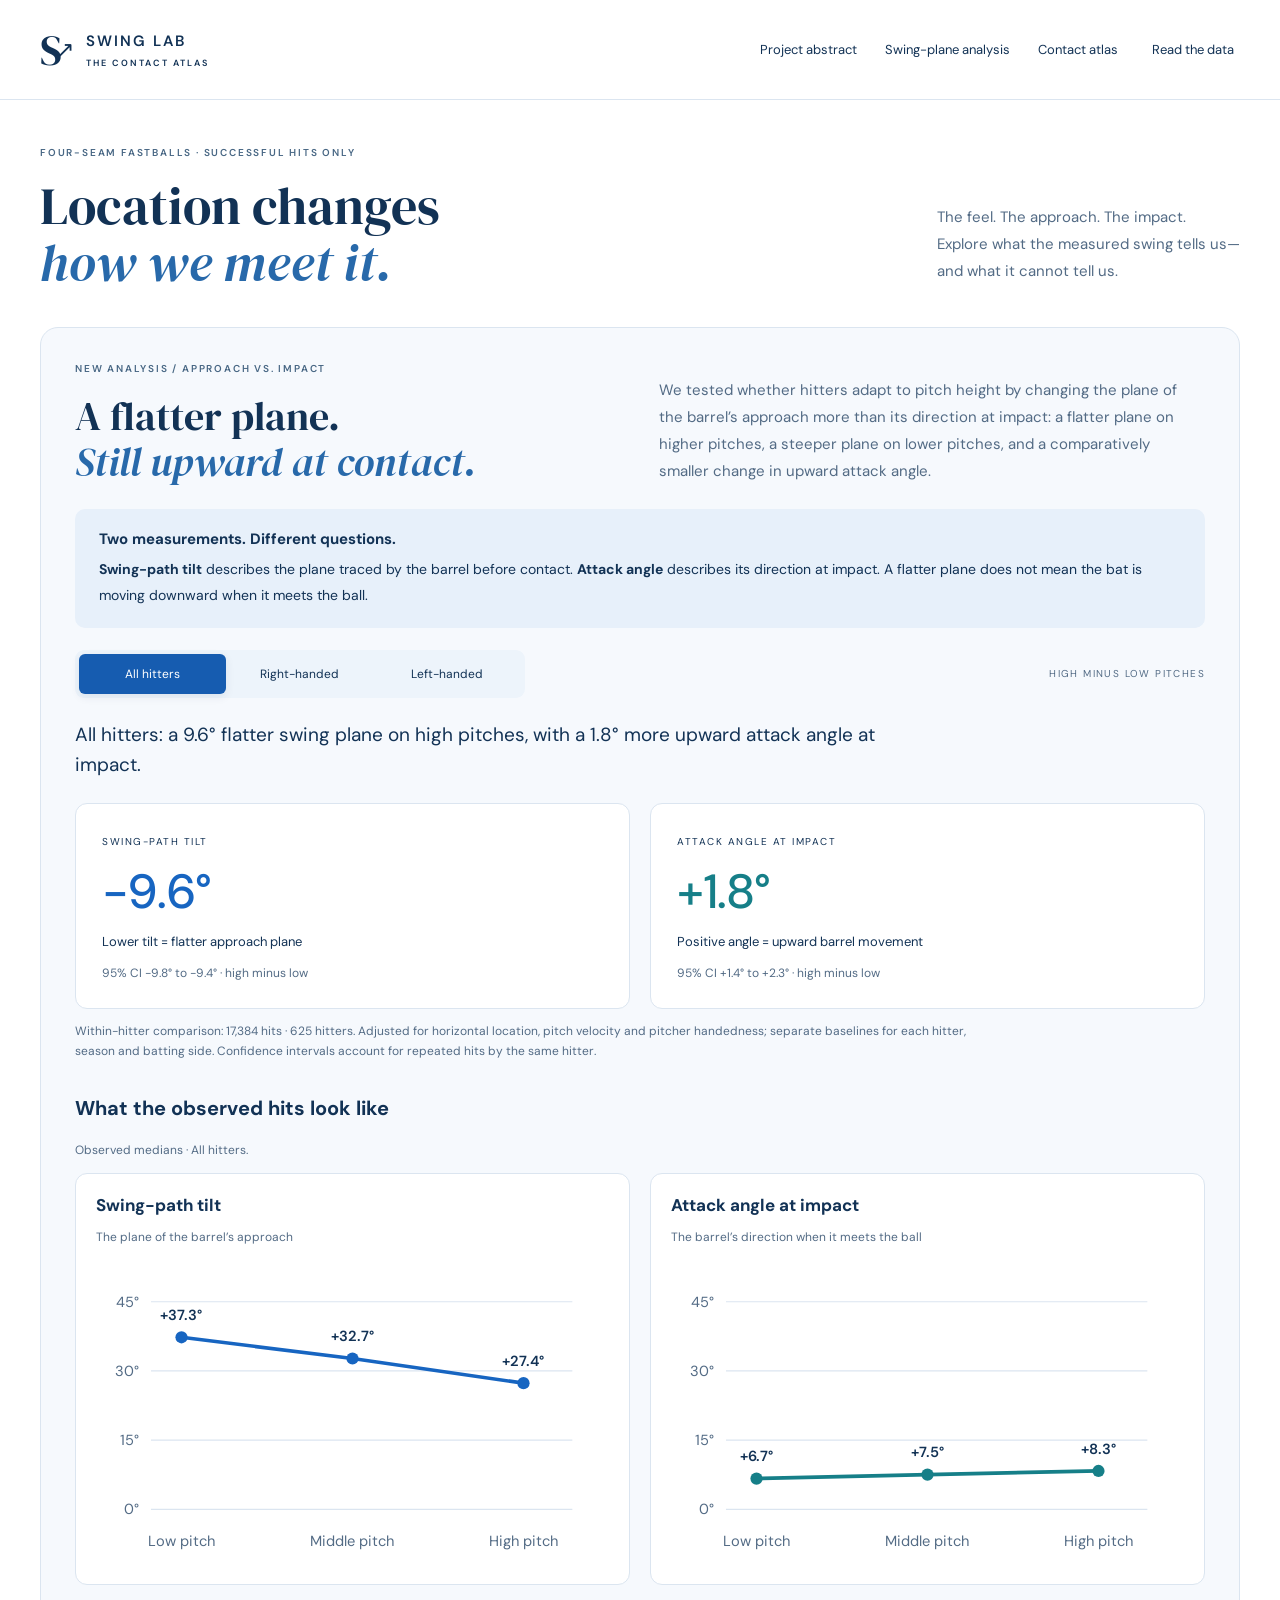
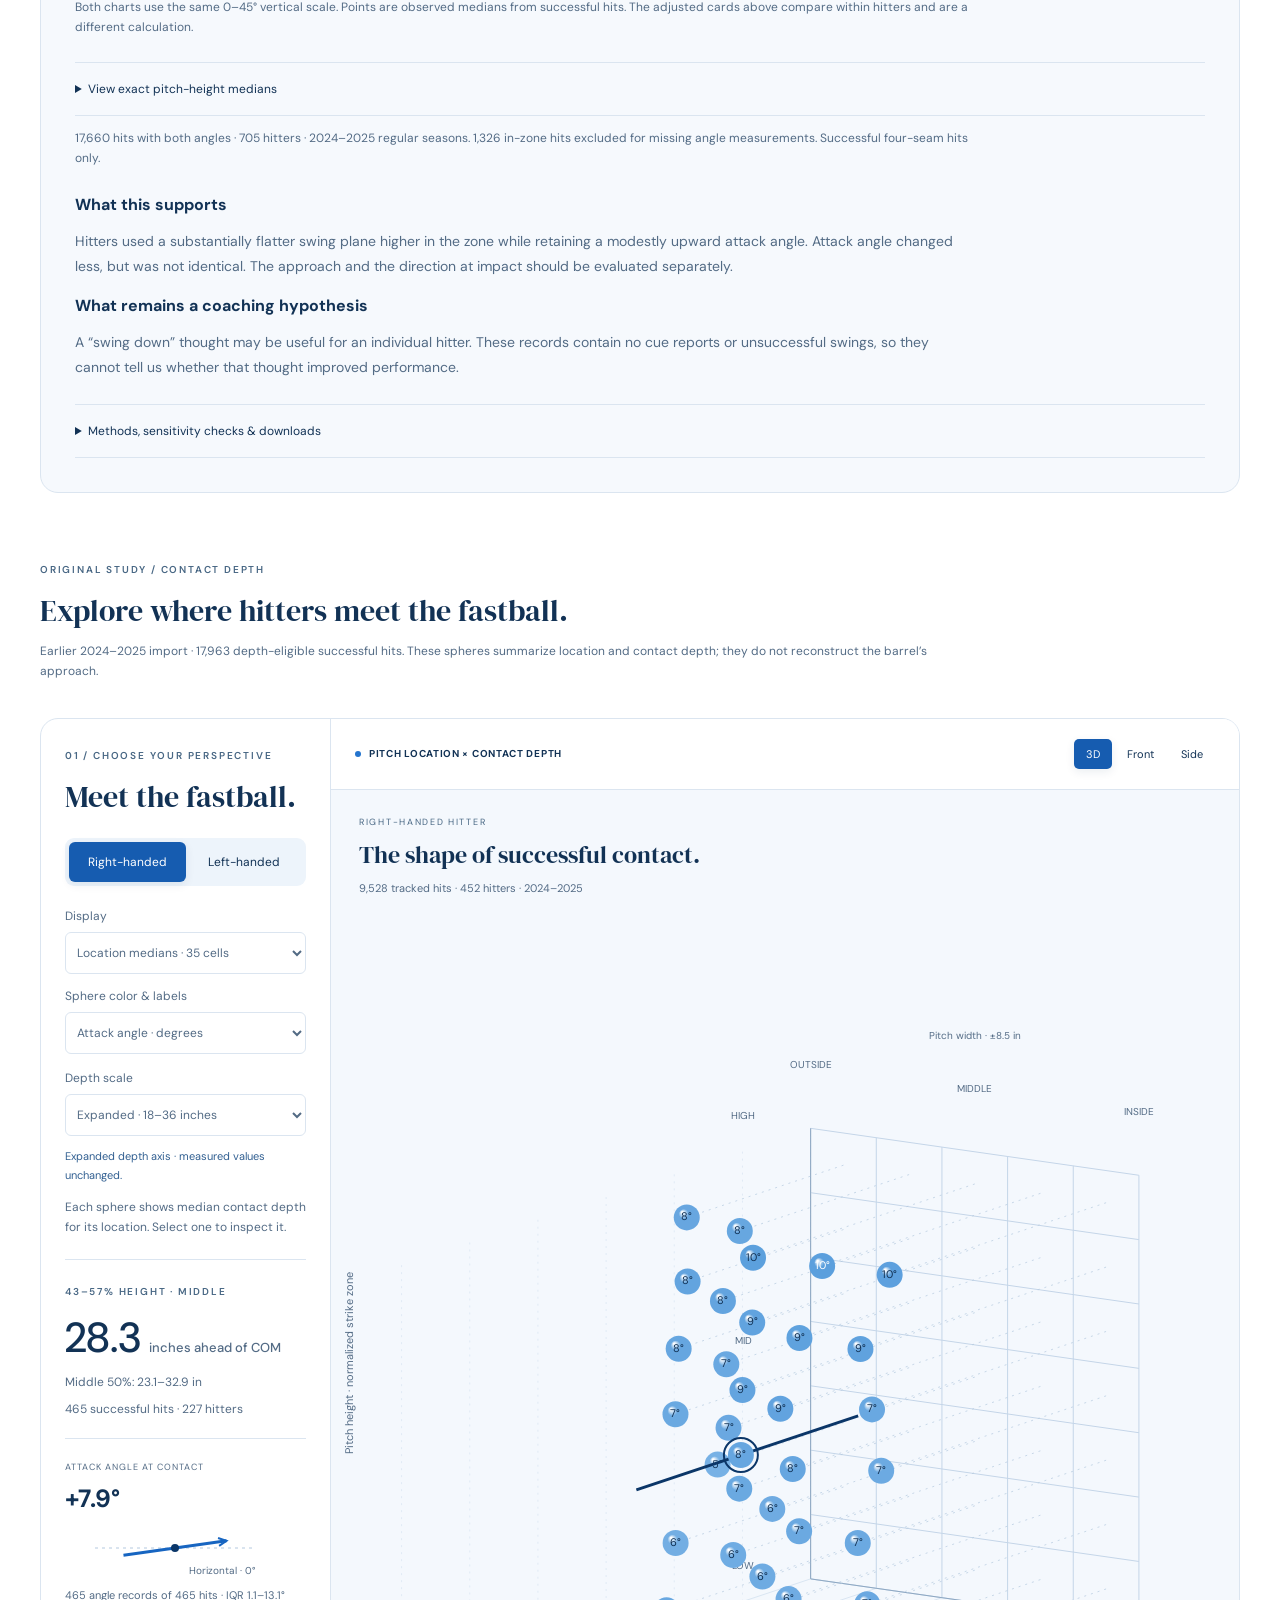
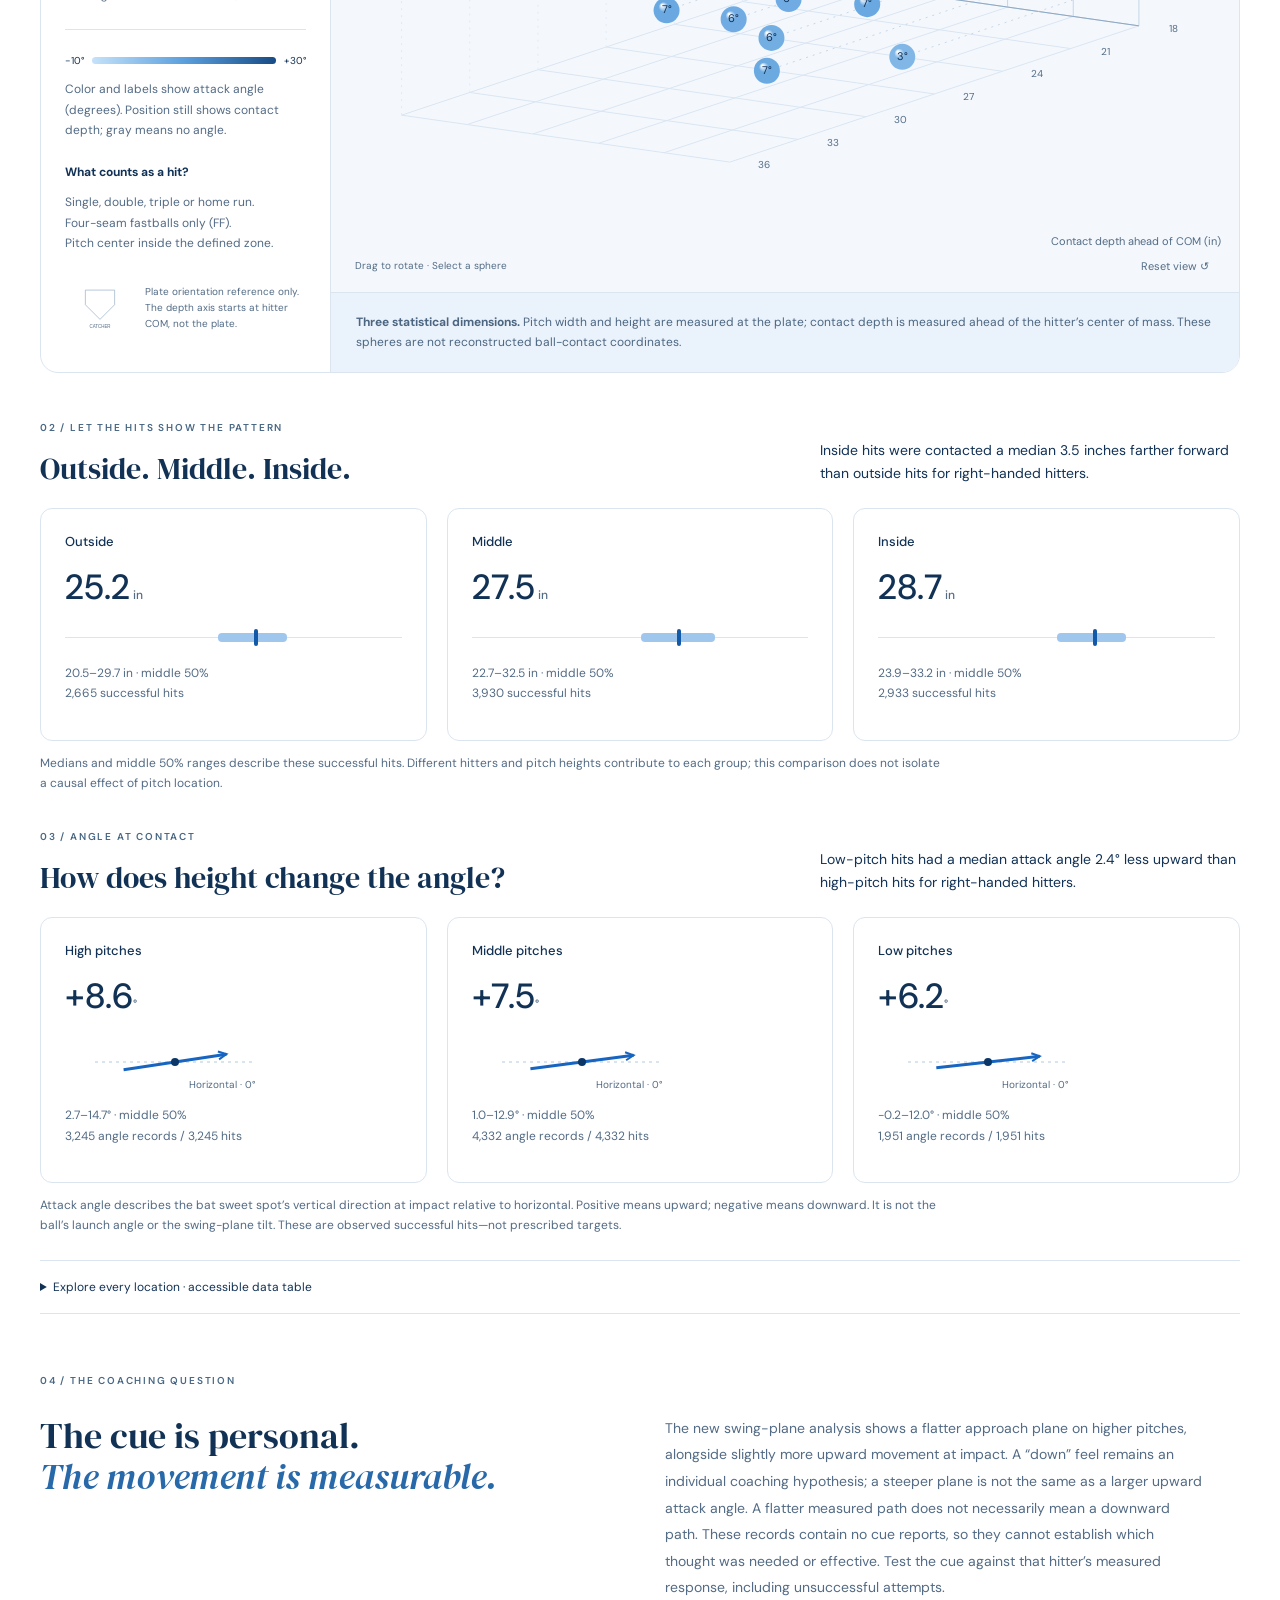
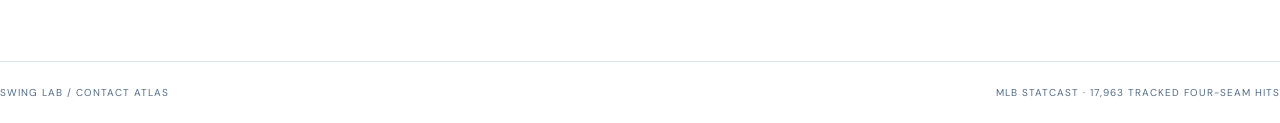
<file: contact-atlas/index.html>
<!doctype html><html lang="en"><head><meta charset="utf-8"><meta name="viewport" content="width=device-width, initial-scale=1"><title>Swing Lab — Fastball Contact Atlas</title><meta name="description" content="Explore swing-plane tilt, attack angle and contact depth by pitch location, with within-hitter analysis."><link rel="stylesheet" href="contact-map.css"></head><body><header><a class="brand" href="./">S<span>↗</span> <b>SWING LAB<small>THE CONTACT ATLAS</small></b></a><nav><a href="abstract.html">Project abstract</a><a href="#swing-plane">Swing-plane analysis</a><a href="#contact-atlas">Contact atlas</a><button id="methodOpen">Read the data</button></nav></header><main><section class="intro"><div><p class="eyebrow">FOUR-SEAM FASTBALLS · SUCCESSFUL HITS ONLY</p><h1>Location changes<br><em>how we meet it.</em></h1></div><p class="lede">The feel. The approach. The impact.<br>Explore what the measured swing tells us—<br>and what it cannot tell us.</p></section><section class="plane-study" id="swing-plane" aria-labelledby="plane-title">
<div class="study-top"><div><p class="eyebrow">NEW ANALYSIS / APPROACH VS. IMPACT</p><h2 id="plane-title">A flatter plane.<br><em>Still upward at contact.</em></h2></div><p>We tested whether hitters adapt to pitch height by changing the plane of the barrel’s approach more than its direction at impact: a flatter plane on higher pitches, a steeper plane on lower pitches, and a comparatively smaller change in upward attack angle.</p></div>
<div class="study-insight"><strong>Two measurements. Different questions.</strong><p><b>Swing-path tilt</b> describes the plane traced by the barrel before contact. <b>Attack angle</b> describes its direction at impact. A flatter plane does not mean the bat is moving downward when it meets the ball.</p></div>
<div class="study-toolbar"><div class="switch study-switch" role="group" aria-label="Analysis batting side"><button data-analysis-side="All" aria-pressed="true">All hitters</button><button data-analysis-side="R" aria-pressed="false">Right-handed</button><button data-analysis-side="L" aria-pressed="false">Left-handed</button></div><span class="study-tag">HIGH MINUS LOW PITCHES</span></div>
<p id="analysisStatus" role="status">Loading the analysis…</p><p id="analysisFinding" class="study-finding" aria-live="polite"></p>
<div class="effect-grid"><article class="effect"><span>SWING-PATH TILT</span><strong id="tiltEffect">—</strong><p>Lower tilt = flatter approach plane</p><small id="tiltCI"></small></article><article class="effect attack-effect"><span>ATTACK ANGLE AT IMPACT</span><strong id="attackEffect">—</strong><p>Positive angle = upward barrel movement</p><small id="attackCI"></small></article></div>
<p class="footnote" id="analysisModelScope"></p>
<div class="study-chart-head"><h3>What the observed hits look like</h3><p id="medianScope"></p></div>
<div class="study-charts"><article><h3>Swing-path tilt</h3><p>The plane of the barrel’s approach</p><div id="tiltChart"></div></article><article><h3>Attack angle at impact</h3><p>The barrel’s direction when it meets the ball</p><div id="attackChart"></div></article></div>
<p class="footnote">Both charts use the same 0–45° vertical scale. Points are observed medians from successful hits. The adjusted cards above compare within hitters and are a different calculation.</p>
<details class="table-panel"><summary>View exact pitch-height medians</summary><div class="table-wrap"><table><thead><tr><th>Pitch height</th><th>Hits</th><th>Swing-path tilt</th><th>Attack angle</th></tr></thead><tbody id="analysisRows"></tbody></table></div></details>
<p class="footnote" id="analysisCoverage"></p>
<div class="study-conclusion"><h3>What this supports</h3><p>Hitters used a substantially flatter swing plane higher in the zone while retaining a modestly upward attack angle. Attack angle changed less, but was not identical. The approach and the direction at impact should be evaluated separately.</p><h3>What remains a coaching hypothesis</h3><p>A “swing down” thought may be useful for an individual hitter. These records contain no cue reports or unsuccessful swings, so they cannot tell us whether that thought improved performance.</p></div>
<details class="table-panel"><summary>Methods, sensitivity checks &amp; downloads</summary><p class="footnote">Fresh 2024–2025 regular-season Statcast exports. High, middle and low are equal thirds of each recorded strike zone; horizontal bounds are ±8.5 inches. Both angles must be recorded. The primary model compares within hitter-season-batting-side groups, with hitter-clustered 95% confidence intervals. Adding contact depth and matching hitters within horizontal thirds both retained the flatter-plane pattern. This is an observational, hit-only analysis; it does not establish optimal technique, causation or cue effectiveness.</p><p class="footnote">This study contains 17,660 complete-angle hits. The original depth atlas below contains 17,963 depth-eligible hits from its earlier import. These cohorts use different eligibility rules and are not interchangeable.</p><div class="study-downloads"><a href="downloads/within_hitter_results.csv" download>Adjusted results CSV ↗</a><a href="downloads/height_summaries.csv" download>Observed medians CSV ↗</a><a href="downloads/analysis-notes.md">Full analysis notes ↗</a><a href="data/swing-plane.json">Dashboard data JSON ↗</a><a href="https://github.com/Pburgess09/SwingLab/tree/main/analysis">Reproduce on GitHub ↗</a><a href="https://baseballsavant.mlb.com/csv-docs">Statcast definitions ↗</a></div></details>
</section><div class="atlas-divider" id="contact-atlas"><p class="eyebrow">ORIGINAL STUDY / CONTACT DEPTH</p><h2>Explore where hitters meet the fastball.</h2><p class="footnote">Earlier 2024–2025 import · 17,963 depth-eligible successful hits. These spheres summarize location and contact depth; they do not reconstruct the barrel’s approach.</p></div><section class="atlas"><aside><p class="eyebrow">01 / CHOOSE YOUR PERSPECTIVE</p><h2>Meet the fastball.</h2><div class="switch" aria-label="Batting side"><button data-hand="R" aria-pressed="true">Right-handed</button><button data-hand="L" aria-pressed="false">Left-handed</button></div><label class="field">Display<select id="display"><option value="cells">Location medians · 35 cells</option><option value="points">Individual successful hits</option></select></label><label class="field metric-field">Sphere color & labels<select id="metric"><option value="attack">Attack angle · degrees</option><option value="depth">Contact depth · inches</option></select></label><label class="field depth-field">Depth scale<select id="depthScale"><option value="expanded">Expanded · 18–36 inches</option><option value="full">Full range · −5–65 inches</option></select></label><p class="hint" id="depthScaleNote">Expanded depth axis · measured values unchanged.</p><p class="hint" id="displayNote">Each sphere shows median contact depth for its location. Select one to inspect it.</p><div class="selection" aria-live="polite"><p class="eyebrow" id="selectedName">SELECT A LOCATION</p><div id="selectedDepth">—<small>inches</small></div><p id="selectedRange">Contact depth ahead of hitter COM</p><p id="selectedCount">Loading recorded hits…</p><div class="attack-readout"><span>ATTACK ANGLE AT CONTACT</span><strong id="selectedAttack">—</strong><div id="angleSketch"></div><p id="attackCoverage"></p></div></div><div class="legend"><span id="legendLow">−10°</span><i id="legendRamp"></i><span id="legendHigh">+30°</span></div><p class="hint" id="colorNote">Color represents attack angle. Sphere position still shows contact depth.</p><div class="scope"><strong>What counts as a hit?</strong><p>Single, double, triple or home run.<br>Four-seam fastballs only (FF).<br>Pitch center inside the defined zone.</p></div><div class="plate-key"><svg viewBox="0 0 110 72" role="img" aria-label="Plate orientation, straight edge toward pitcher"><path d="M32 8 H78 V31 L55 54 L32 31 Z"/><text x="55" y="68" text-anchor="middle">CATCHER</text></svg><p>Plate orientation reference only.<br>The depth axis starts at hitter COM, not the plate.</p></div></aside><div class="plot-panel"><div class="plot-head"><div><span class="live"></span><strong>PITCH LOCATION × CONTACT DEPTH</strong></div><div class="views"><button data-view="angle" aria-pressed="true">3D</button><button data-view="front" aria-pressed="false">Front</button><button data-view="side" aria-pressed="false">Side</button></div></div><div id="plot"><canvas id="canvas" aria-label="Rotatable graph of pitch location and contact depth" role="img">A table of location medians is available below.</canvas><div class="plot-caption"><span id="handLabel">RIGHT-HANDED HITTER</span><strong id="plotTitle">The shape of successful contact.</strong><small id="sampleCount">Loading data…</small></div><div id="error" hidden></div><div class="plot-bottom"><span>Drag to rotate · Select a sphere</span><button id="reset">Reset view ↺</button></div></div><div class="coordinate-note"><b>Three statistical dimensions.</b> Pitch width and height are measured at the plate; contact depth is measured ahead of the hitter’s center of mass. These spheres are not reconstructed ball-contact coordinates.</div></div></section><section class="comparison"><div class="section-title"><div><p class="eyebrow">02 / LET THE HITS SHOW THE PATTERN</p><h2>Outside. Middle. Inside.</h2></div><p id="finding" aria-live="polite">Comparing recorded contact depth.</p></div><div id="bands" class="bands"></div><p class="footnote">Medians and middle 50% ranges describe these successful hits. Different hitters and pitch heights contribute to each group; this comparison does not isolate a causal effect of pitch location.</p></section><section class="comparison angle-comparison"><div class="section-title"><div><p class="eyebrow">03 / ANGLE AT CONTACT</p><h2>How does height change the angle?</h2></div><p id="angleFinding" aria-live="polite"></p></div><div id="heightBands" class="bands"></div><p class="footnote">Attack angle describes the bat sweet spot’s vertical direction at impact relative to horizontal. Positive means upward; negative means downward. It is not the ball’s launch angle or the swing-plane tilt. These are observed successful hits—not prescribed targets.</p></section><details class="table-panel"><summary>Explore every location · accessible data table</summary><div class="table-wrap"><table><thead><tr><th>Height band</th><th>Horizontal band</th><th>Hits</th><th>Median depth</th><th>Middle 50%</th><th>Attack angle</th><th>Angle records</th></tr></thead><tbody id="tableRows"></tbody></table></div></details><section class="feel"><p class="eyebrow">04 / THE COACHING QUESTION</p><h2>The cue is personal.<br><em>The movement is measurable.</em></h2><p>The new swing-plane analysis shows a flatter approach plane on higher pitches, alongside slightly more upward movement at impact. A “down” feel remains an individual coaching hypothesis; a steeper plane is not the same as a larger upward attack angle. A flatter measured path does not necessarily mean a downward path. These records contain no cue reports, so they cannot establish which thought was needed or effective. Test the cue against that hitter’s measured response, including unsuccessful attempts.</p></section></main><footer><span>SWING LAB / CONTACT ATLAS</span><span id="sourceNote">MLB Statcast · imported 2024–2025 records</span></footer><dialog id="method"><button id="methodClose">Close ×</button><p class="eyebrow">MEASUREMENT NOTES</p><h2>Read the coordinates correctly.</h2><p>This graph filters the existing imported Statcast data to pitch_type FF and events single, double, triple or home_run, with description hit_into_play. It excludes pitch centers outside the 17-inch plate width or the individualized vertical strike zone, and excludes missing contact depth. It is not a batting-average chart.</p><p>Horizontal position uses plate_x converted to batter-relative inside/outside. Height is normalized as (plate_z − sz_bot)/(sz_top − sz_bot). Depth uses intercept_ball_minus_batter_pos_y_inches, the contact displacement ahead of the hitter’s center of mass. Pitch position is not ball position at contact. No guessed translation to home plate is applied.</p><p>The median view defaults to an expanded 18–36 inch depth axis so small differences are easier to see. The full-range option spans −5 to 65 inches. Both batting sides use the same scale. Individual-hit mode always uses the full range to retain every displayed observation. Only the depth-axis display scale changes; measurements, colors and summaries are unchanged.</p><p>The grid contains five horizontal and seven vertical bands. Sphere positions use cell centers and the median measured depth. The middle 50% is the interquartile range, not a confidence interval. Individual-hit mode shows a deterministic sample of up to 1,400 hits per batting side. Medians use all eligible observations. Sparse cells remain visible with their sample size.</p><p>Left/right switching uses independently observed groups, not mirrored copies of the same hitters. No expected inside-to-outside pattern is imposed. The lab animation is a separate dataset and does not drive this graph.</p><p>Attack angle comes directly from the Statcast attack_angle field, independently of launch_angle. Cell depth and angle are separate medians, not one reconstructed swing. Missing angles remain unavailable and their counts are shown. The small side-view arrows illustrate only the vertical angle relative to horizontal; they do not reconstruct full bat paths or infer horizontal attack direction. The expanded depth axis does not alter these angle sketches.</p><p><a href="https://baseballsavant.mlb.com/csv-docs#attack_angle">Statcast metric definitions</a></p><p id="coverageNote"></p><a href="data/contact-map.json">Download graph data</a> · <a href="https://github.com/Pburgess09/SwingLab">Source project</a></dialog><script src="contact-map.js" defer></script><script src="swing-plane.js" defer></script></body></html>
</file>
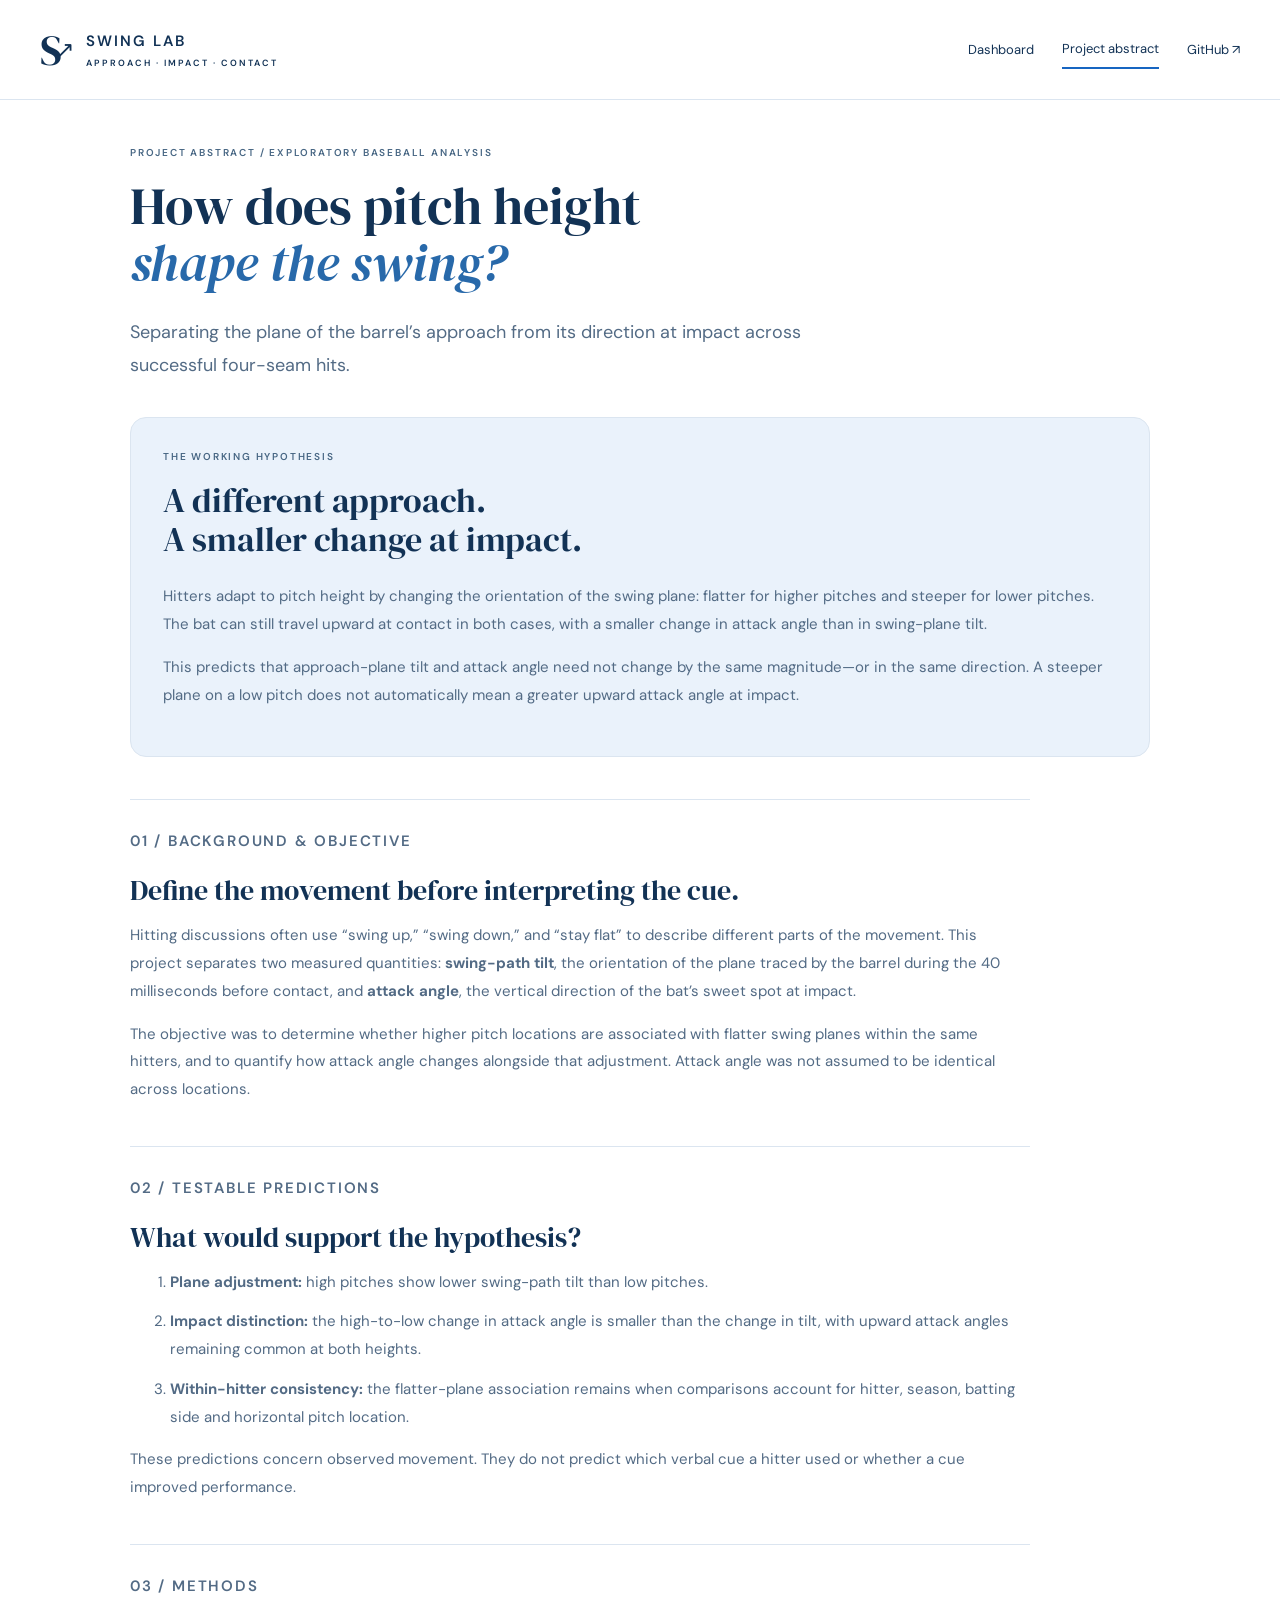
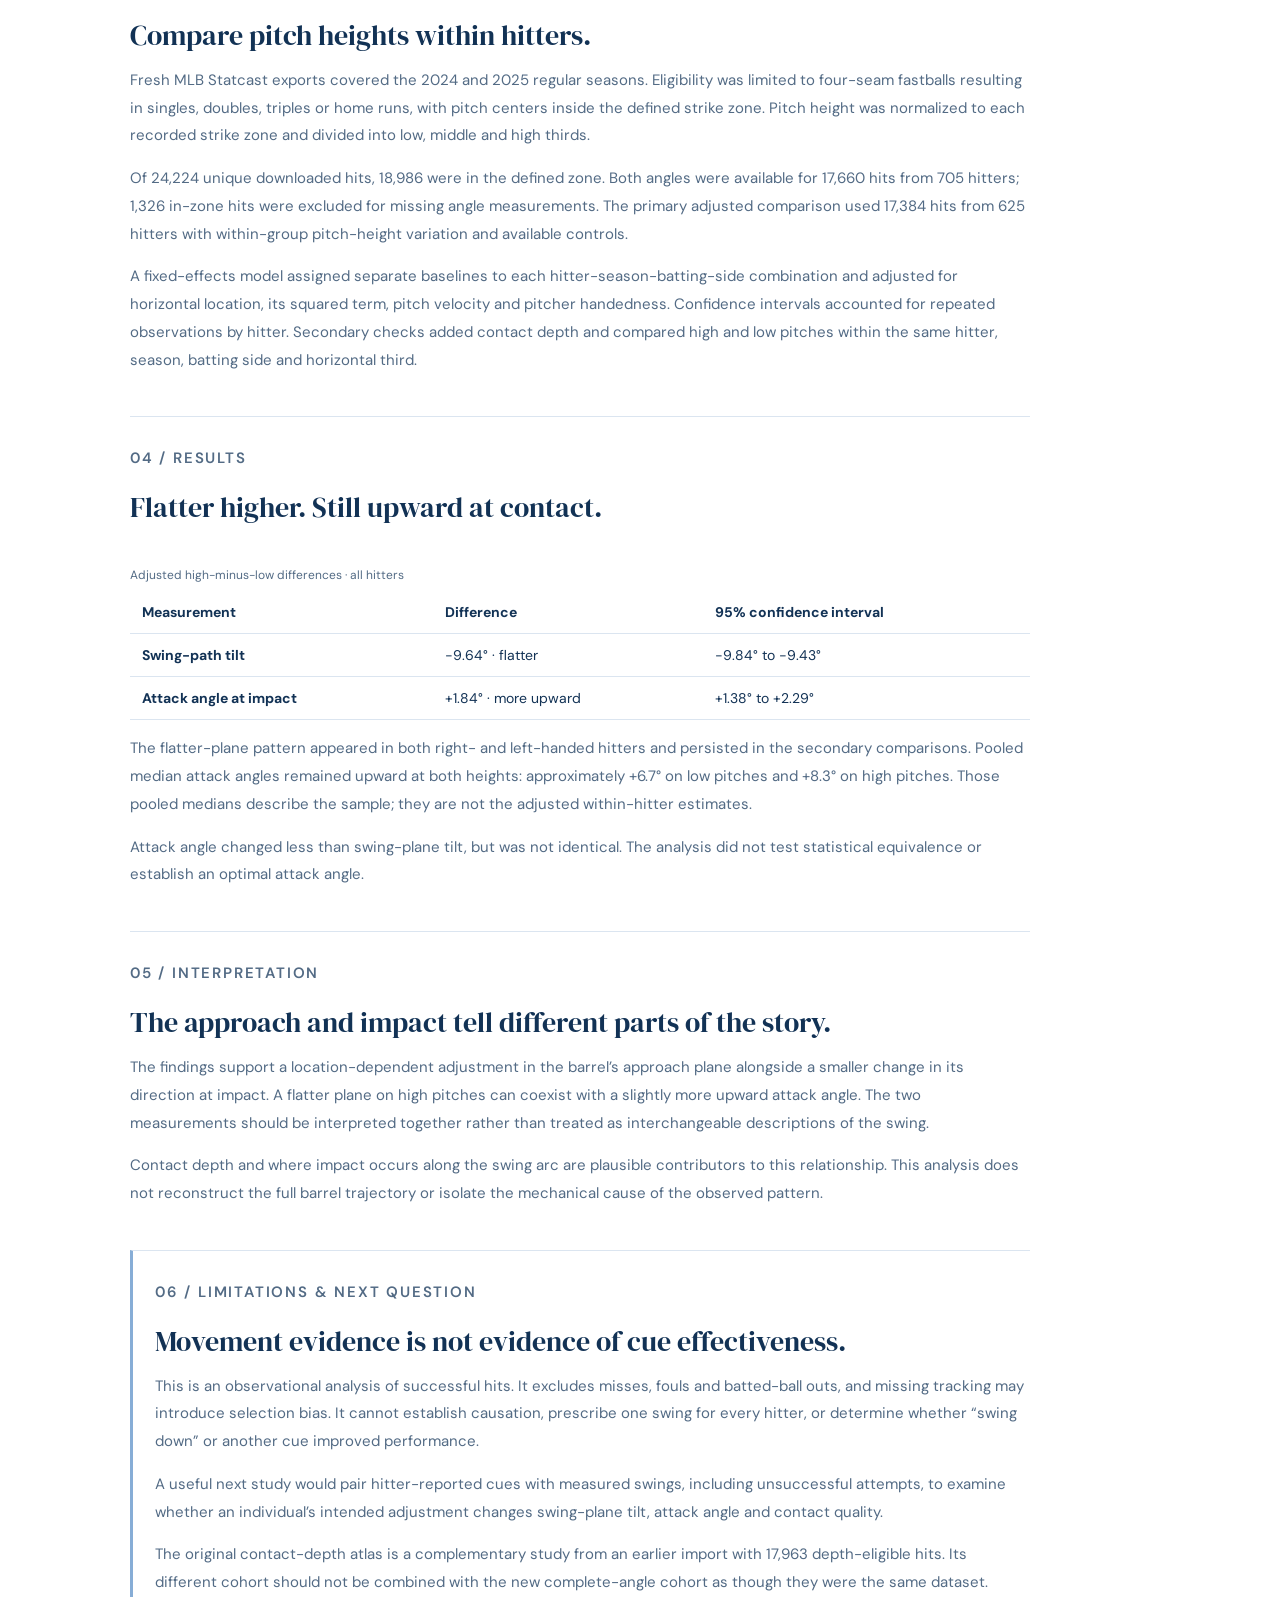
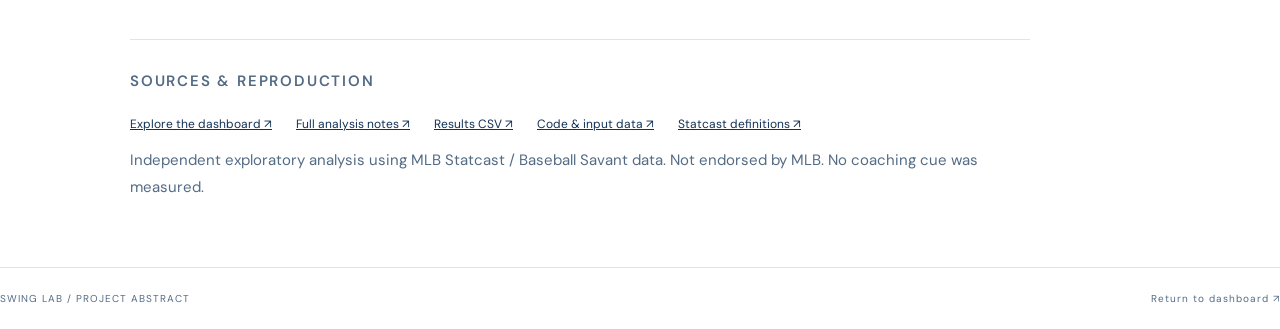
<file: contact-atlas/abstract.html>
<!doctype html>
<html lang="en"><head><meta charset="utf-8"><meta name="viewport" content="width=device-width, initial-scale=1"><title>Swing Lab — Project Abstract</title><meta name="description" content="Hypothesis, methods, findings and limits of the Swing Lab analysis of swing-plane tilt and attack angle by pitch height."><link rel="stylesheet" href="contact-map.css"></head>
<body><header><a class="brand" href="./">S<span>↗</span> <b>SWING LAB<small>APPROACH · IMPACT · CONTACT</small></b></a><nav aria-label="Project navigation"><a href="./">Dashboard</a><a class="navactive" href="abstract.html" aria-current="page">Project abstract</a><a href="https://github.com/Pburgess09/SwingLab">GitHub ↗</a></nav></header>
<main class="abstract-page"><p class="eyebrow">PROJECT ABSTRACT / EXPLORATORY BASEBALL ANALYSIS</p><h1>How does pitch height<br><em>shape the swing?</em></h1><p class="abstract-lead">Separating the plane of the barrel’s approach from its direction at impact across successful four-seam hits.</p>
<section class="abstract-question"><p class="eyebrow">THE WORKING HYPOTHESIS</p><h2>A different approach.<br>A smaller change at impact.</h2><p>Hitters adapt to pitch height by changing the orientation of the swing plane: flatter for higher pitches and steeper for lower pitches. The bat can still travel upward at contact in both cases, with a smaller change in attack angle than in swing-plane tilt.</p><p>This predicts that approach-plane tilt and attack angle need not change by the same magnitude—or in the same direction. A steeper plane on a low pitch does not automatically mean a greater upward attack angle at impact.</p></section>
<div class="abstract-body">
<section><p class="eyebrow">01 / BACKGROUND &amp; OBJECTIVE</p><h2>Define the movement before interpreting the cue.</h2><p>Hitting discussions often use “swing up,” “swing down,” and “stay flat” to describe different parts of the movement. This project separates two measured quantities: <b>swing-path tilt</b>, the orientation of the plane traced by the barrel during the 40 milliseconds before contact, and <b>attack angle</b>, the vertical direction of the bat’s sweet spot at impact.</p><p>The objective was to determine whether higher pitch locations are associated with flatter swing planes within the same hitters, and to quantify how attack angle changes alongside that adjustment. Attack angle was not assumed to be identical across locations.</p></section>
<section><p class="eyebrow">02 / TESTABLE PREDICTIONS</p><h2>What would support the hypothesis?</h2><ol><li><b>Plane adjustment:</b> high pitches show lower swing-path tilt than low pitches.</li><li><b>Impact distinction:</b> the high-to-low change in attack angle is smaller than the change in tilt, with upward attack angles remaining common at both heights.</li><li><b>Within-hitter consistency:</b> the flatter-plane association remains when comparisons account for hitter, season, batting side and horizontal pitch location.</li></ol><p>These predictions concern observed movement. They do not predict which verbal cue a hitter used or whether a cue improved performance.</p></section>
<section><p class="eyebrow">03 / METHODS</p><h2>Compare pitch heights within hitters.</h2><p>Fresh MLB Statcast exports covered the 2024 and 2025 regular seasons. Eligibility was limited to four-seam fastballs resulting in singles, doubles, triples or home runs, with pitch centers inside the defined strike zone. Pitch height was normalized to each recorded strike zone and divided into low, middle and high thirds.</p><p>Of 24,224 unique downloaded hits, 18,986 were in the defined zone. Both angles were available for 17,660 hits from 705 hitters; 1,326 in-zone hits were excluded for missing angle measurements. The primary adjusted comparison used 17,384 hits from 625 hitters with within-group pitch-height variation and available controls.</p><p>A fixed-effects model assigned separate baselines to each hitter-season-batting-side combination and adjusted for horizontal location, its squared term, pitch velocity and pitcher handedness. Confidence intervals accounted for repeated observations by hitter. Secondary checks added contact depth and compared high and low pitches within the same hitter, season, batting side and horizontal third.</p></section>
<section><p class="eyebrow">04 / RESULTS</p><h2>Flatter higher. Still upward at contact.</h2><div class="table-wrap"><table><caption>Adjusted high-minus-low differences · all hitters</caption><thead><tr><th scope="col">Measurement</th><th scope="col">Difference</th><th scope="col">95% confidence interval</th></tr></thead><tbody><tr><th scope="row">Swing-path tilt</th><td>−9.64° · flatter</td><td>−9.84° to −9.43°</td></tr><tr><th scope="row">Attack angle at impact</th><td>+1.84° · more upward</td><td>+1.38° to +2.29°</td></tr></tbody></table></div><p>The flatter-plane pattern appeared in both right- and left-handed hitters and persisted in the secondary comparisons. Pooled median attack angles remained upward at both heights: approximately +6.7° on low pitches and +8.3° on high pitches. Those pooled medians describe the sample; they are not the adjusted within-hitter estimates.</p><p>Attack angle changed less than swing-plane tilt, but was not identical. The analysis did not test statistical equivalence or establish an optimal attack angle.</p></section>
<section><p class="eyebrow">05 / INTERPRETATION</p><h2>The approach and impact tell different parts of the story.</h2><p>The findings support a location-dependent adjustment in the barrel’s approach plane alongside a smaller change in its direction at impact. A flatter plane on high pitches can coexist with a slightly more upward attack angle. The two measurements should be interpreted together rather than treated as interchangeable descriptions of the swing.</p><p>Contact depth and where impact occurs along the swing arc are plausible contributors to this relationship. This analysis does not reconstruct the full barrel trajectory or isolate the mechanical cause of the observed pattern.</p></section>
<section class="abstract-limits"><p class="eyebrow">06 / LIMITATIONS &amp; NEXT QUESTION</p><h2>Movement evidence is not evidence of cue effectiveness.</h2><p>This is an observational analysis of successful hits. It excludes misses, fouls and batted-ball outs, and missing tracking may introduce selection bias. It cannot establish causation, prescribe one swing for every hitter, or determine whether “swing down” or another cue improved performance.</p><p>A useful next study would pair hitter-reported cues with measured swings, including unsuccessful attempts, to examine whether an individual’s intended adjustment changes swing-plane tilt, attack angle and contact quality.</p><p>The original contact-depth atlas is a complementary study from an earlier import with 17,963 depth-eligible hits. Its different cohort should not be combined with the new complete-angle cohort as though they were the same dataset.</p></section>
<section><p class="eyebrow">SOURCES &amp; REPRODUCTION</p><div class="study-downloads"><a href="./#swing-plane">Explore the dashboard ↗</a><a href="downloads/analysis-notes.md">Full analysis notes ↗</a><a href="downloads/within_hitter_results.csv" download>Results CSV ↗</a><a href="https://github.com/Pburgess09/SwingLab/tree/main/analysis">Code &amp; input data ↗</a><a href="https://baseballsavant.mlb.com/csv-docs">Statcast definitions ↗</a></div><p class="footnote">Independent exploratory analysis using MLB Statcast / Baseball Savant data. Not endorsed by MLB. No coaching cue was measured.</p></section>
</div></main><footer><span>SWING LAB / PROJECT ABSTRACT</span><a href="./">Return to dashboard ↗</a></footer></body></html>
</file>
<file: contact-atlas/contact-map.css>
@import url('https://fonts.googleapis.com/css2?family=DM+Sans:wght@400;500;600;700&family=DM+Serif+Display:ital@0;1&display=swap');
:root{--ink:#123255;--muted:#536b85;--paper:#ffffff;--line:#dbe5f0;--green:#1765c1;--gold:#2f7ed0}*{box-sizing:border-box}body{margin:0;background:var(--paper);color:var(--ink);font:15px 'DM Sans',sans-serif}button,select{font:inherit;color:inherit}button,a,select{-webkit-tap-highlight-color:transparent}button{cursor:pointer;border:0;background:transparent}button:focus-visible,a:focus-visible,select:focus-visible{outline:3px solid #2f7ed0;outline-offset:4px}header{height:100px;max-width:1500px;margin:auto;display:flex;align-items:center;justify-content:space-between;padding:0 40px;border-bottom:1px solid var(--line)}a{color:inherit;text-decoration:none}.brand{display:flex;align-items:center;font-size:42px;font-family:'DM Serif Display',serif;gap:12px}.brand>span{font:22px sans-serif;margin-left:-18px}.brand b{font:600 15px 'DM Sans',sans-serif;letter-spacing:2px}.brand small{display:block;font-size:9px;letter-spacing:2px;margin-top:6px}nav{display:flex;gap:28px;align-items:center;font-size:13px}.navactive{border-bottom:2px solid var(--green);padding:10px 0}main{max-width:1500px;margin:auto;padding:46px 40px 0}.intro{display:flex;justify-content:space-between;align-items:end;margin-bottom:36px}.eyebrow{font-size:10px;font-weight:600;letter-spacing:1.8px;margin:0 0 18px;color:#486784}h1{font:52px/1.1 'DM Serif Display',Georgia,serif;margin:0}em{font-weight:400;color:#2869aa}.lede{font-size:15px;color:var(--muted);line-height:1.8;margin:0 0 6px}.atlas{display:grid;grid-template-columns:290px minmax(0,1fr);border:1px solid var(--line);border-radius:18px;overflow:hidden;background:#ffffff}aside{padding:30px 24px;border-right:1px solid var(--line)}h2{font:30px/1.15 'DM Serif Display',Georgia,serif;margin:0 0 24px}.switch{display:flex;padding:4px;background:#edf4fb;border-radius:9px;margin:22px 0}.switch button{flex:1;padding:12px 3px;font-size:12px;border-radius:6px}button[aria-pressed=true]{background:#165cb0;color:#ffffff;box-shadow:0 3px 10px #12325515}.field{display:block;font-size:12px;color:var(--muted)}select{display:block;width:100%;margin-top:8px;padding:11px 7px;background:#ffffff;border:1px solid var(--line);border-radius:6px;font-size:12px}.hint{font-size:12px;line-height:1.7;color:var(--muted)}.selection{padding:25px 0;margin-top:22px;border-top:1px solid var(--line);border-bottom:1px solid var(--line)}.selection .eyebrow{margin-bottom:12px}#selectedDepth{font-size:42px;font-weight:500;font-variant-numeric:tabular-nums}#selectedDepth small{font-size:13px;margin-left:8px;color:var(--muted)}.selection p:not(.eyebrow){font-size:12px;line-height:1.6;margin:8px 0 0;color:var(--muted)}.legend{display:flex;align-items:center;gap:8px;margin-top:24px;font-size:10px}.legend i{flex:1;height:7px;border-radius:6px;background:linear-gradient(90deg,#c5e2fa,#5b9fdd,#174b85)}.scope{margin-top:24px;font-size:12px}.scope p{line-height:1.7;color:var(--muted)}.plate-key{display:flex;align-items:center;gap:10px;margin-top:20px}.plate-key svg{width:70px;flex-shrink:0}.plate-key path{fill:#ffffff;stroke:#8ca6c1;stroke-width:1}.plate-key text{font:7px sans-serif;fill:#536b85}.plate-key p{font-size:10px;line-height:1.6;color:var(--muted)}.plot-panel{display:flex;flex-direction:column;min-width:0;background:#f4f8fd}.plot-head{display:flex;align-items:center;justify-content:space-between;padding:20px 24px;border-bottom:1px solid #dbe5f0;font-size:10px;letter-spacing:.7px;background:#ffffff}.live{display:inline-block;width:6px;height:6px;border-radius:50%;background:#2474ce;margin-right:8px}.views{display:flex;gap:3px}.views button{font-size:11px;padding:8px 12px;border-radius:5px}#plot{min-height:620px;flex:1;position:relative;overflow:hidden}canvas{display:block;width:100%;height:100%;position:absolute;touch-action:none;cursor:grab}.plot-caption{position:absolute;top:26px;left:28px;pointer-events:none;display:grid;gap:10px}.plot-caption span{font-size:9px;letter-spacing:1.7px;color:#486784}.plot-caption strong{font:24px 'DM Serif Display',serif}.plot-caption small{font-size:11px;color:var(--muted)}.plot-bottom{position:absolute;bottom:18px;left:24px;right:24px;display:flex;align-items:center;justify-content:space-between;font-size:10px;color:var(--muted);pointer-events:none}.plot-bottom button{font-size:11px;pointer-events:auto}.coordinate-note{padding:19px 25px;font-size:12px;line-height:1.7;border-top:1px solid var(--line);background:#eaf2fb;color:#4c6682}.comparison{margin-top:48px}.section-title{display:flex;align-items:end;justify-content:space-between;gap:30px}.section-title h2{margin-bottom:22px}.section-title>p{max-width:420px;font-size:14px;line-height:1.7;margin:0 0 22px}.bands{display:grid;grid-template-columns:repeat(3,1fr);gap:20px}.band{background:#ffffff;border:1px solid var(--line);padding:24px;border-radius:12px}.band h3{font-size:13px;font-weight:500;margin:0 0 14px}.band strong{font-size:35px;font-weight:500}.band small{font-size:12px;color:var(--muted)}.band p{font-size:12px;color:var(--muted);line-height:1.7}.interval{height:26px;position:relative;margin-top:15px}.interval:before{content:'';position:absolute;left:0;right:0;top:12px;height:1px;background:#d9e5f2}.interval i{position:absolute;top:8px;height:9px;background:#9fc7ee;border-radius:4px}.interval b{position:absolute;top:4px;height:17px;width:4px;background:#1259a8;border-radius:3px}.footnote{font-size:12px;color:var(--muted);line-height:1.7;max-width:900px}.table-panel{margin-top:24px;padding:18px 0;border-top:1px solid var(--line);border-bottom:1px solid var(--line);font-size:12px}summary{cursor:pointer}.table-wrap{overflow-x:auto}table{width:100%;border-collapse:collapse;margin-top:20px}th,td{text-align:left;padding:12px;border-bottom:1px solid var(--line)}.feel{display:grid;grid-template-columns:1fr 1fr;gap:10px 50px;margin:60px 0}.feel>.eyebrow{grid-column:1/-1}.feel h2{font-size:36px}.feel>p:last-child{font-size:14px;line-height:1.9;color:var(--muted);margin:0;max-width:540px}footer{max-width:1420px;margin:auto;padding:24px 0;border-top:1px solid var(--line);display:flex;justify-content:space-between;font-size:10px;letter-spacing:1px;color:var(--muted)}dialog{max-width:660px;width:calc(100% - 32px);border:1px solid var(--line);border-radius:16px;padding:35px;color:var(--ink);background:#ffffff}dialog::backdrop{background:#102b4d66}dialog>button{float:right}dialog p{line-height:1.8;font-size:14px}dialog a{text-decoration:underline}#error{position:absolute;top:45%;padding:25px;background:#ffffff;left:20px;right:20px;border:1px solid #8ca6c1}@media(max-width:1050px){main{padding:30px 22px 0}header{padding:0 22px}.atlas{grid-template-columns:250px 1fr}aside{padding:25px 18px}h1{font-size:44px}.lede{font-size:13px}.plot-head{padding:14px}.plot-head strong{font-size:9px}footer{margin:0 22px}}@media(max-width:760px){header{height:80px}nav{gap:12px}nav .navactive{display:none}.brand b{font-size:12px}.brand small{font-size:7px}h1{font-size:38px}.intro{display:block}.lede{margin-top:18px}.atlas{display:flex;flex-direction:column}.plot-panel{order:-1}.plot-head{gap:8px}.plot-caption{left:20px}.plot-caption strong{font-size:21px}#plot{height:510px;min-height:510px}.plot-bottom{font-size:9px}.coordinate-note{font-size:11px;padding:16px}aside{border-right:0;border-top:1px solid var(--line);display:grid;grid-template-columns:1fr 1fr;gap:0 20px}aside>.eyebrow,aside>h2,.selection{grid-column:1/-1}.switch{margin:0 0 12px;grid-column:1/-1}.selection{margin-top:8px}.scope,.plate-key{margin-top:14px}.section-title{display:block}.bands{gap:8px}.band{padding:16px 12px}.band strong{font-size:26px}.band p{font-size:11px}.feel{grid-template-columns:1fr;gap:4px}.feel h2{font-size:30px}footer{gap:20px;line-height:1.6}.legend{grid-column:1/-1}.selection+.legend{margin-top:20px}}@media(prefers-reduced-motion:reduce){*{scroll-behavior:auto!important}}

.depth-field{margin-top:16px}#depthScaleNote{font-size:11px;color:#315f91}select:disabled{opacity:.65}@media(max-width:760px){.depth-field{margin-top:0}}

.metric-field{margin-top:14px}.attack-readout{border-top:1px solid var(--line);margin-top:18px;padding-top:16px}.attack-readout>span{font-size:9px;letter-spacing:1px;color:var(--muted)}.attack-readout strong{font-size:25px;display:block;margin-top:7px}.angle-sketch{width:100%;max-width:220px;height:64px;display:block}.angle-sketch text{font:10px 'DM Sans',sans-serif;fill:#536b85}.band .angle-sketch{margin-top:10px}.attack-readout p{font-size:11px!important}.angle-comparison{margin-top:36px}.legend #legendRamp{background:linear-gradient(90deg,#c5e2fa,#5b9fdd,#174b85)}@media(max-width:760px){.metric-field{margin-top:0}.attack-readout{display:grid;grid-template-columns:1fr 1fr;gap:0 12px}.attack-readout>span,.attack-readout p{grid-column:1/-1}}

/* Swing-plane study: separate approach and impact metrics. */
html{scroll-behavior:smooth}.plane-study{margin:28px 0 70px;padding:34px;border:1px solid var(--line);border-radius:18px;background:#f6f9fd;scroll-margin-top:24px}.study-top{display:grid;grid-template-columns:1fr 1fr;gap:38px}.study-top h2{font-size:40px}.study-top>p{color:var(--muted);line-height:1.8;max-width:520px}.study-insight{background:#e7f0fa;padding:20px 24px;border-radius:10px}.study-insight p{font-size:14px;line-height:1.8;margin:8px 0 0}.study-toolbar{display:flex;align-items:center;justify-content:space-between;gap:20px}.study-switch{max-width:450px;flex:1}.study-switch button{padding:12px}.study-tag{font-size:10px;letter-spacing:1.4px;color:var(--muted)}.study-finding{font-size:19px;line-height:1.6;margin:0 0 22px;max-width:850px}.effect-grid,.study-charts{display:grid;grid-template-columns:1fr 1fr;gap:20px}.effect{background:white;padding:26px;border:1px solid var(--line);border-radius:12px}.effect>span{font-size:10px;letter-spacing:1.5px}.effect>strong{display:block;font-size:48px;font-weight:500;color:#1765c1;margin:10px 0}.effect p{font-size:13px;margin:0 0 12px}.effect small{color:var(--muted);font-size:12px}.attack-effect>strong{color:#167f88}.study-chart-head{margin-top:34px}.study-chart-head h3{font-size:20px}.study-chart-head p,.study-charts p{font-size:12px;color:var(--muted);line-height:1.6}.study-charts article{background:white;padding:20px;border:1px solid var(--line);border-radius:12px;min-width:0}.study-charts h3{margin:0;font-size:17px}.study-charts svg{display:block;width:100%;height:auto}.study-charts svg text{font:12px 'DM Sans',sans-serif;fill:#536b85}.study-charts svg .value{font-weight:600;fill:#123255}.study-conclusion{margin-top:25px;max-width:900px}.study-conclusion h3{font-size:16px;margin-bottom:8px}.study-conclusion p{font-size:14px;line-height:1.8;color:var(--muted)}.study-downloads{display:flex;flex-wrap:wrap;gap:12px 24px;margin-top:20px}.study-downloads a{font-size:12px;text-decoration:underline}.atlas-divider{padding:0 0 24px;scroll-margin-top:24px}.atlas-divider h2{margin-bottom:10px}#analysisStatus:empty{display:none}
@media(max-width:760px){.plane-study{padding:20px 15px;margin-bottom:40px}.study-top{grid-template-columns:1fr;gap:0}.study-top h2{font-size:32px}.study-top>p{font-size:13px;margin:0 0 20px}.study-insight{padding:16px}.study-toolbar{display:block}.study-tag{display:block;margin-bottom:16px}.study-switch{max-width:none;margin:18px 0 12px}.study-switch button{padding:12px 5px}.effect-grid{gap:10px}.effect{padding:18px 12px}.effect>strong{font-size:38px}.effect>span{font-size:9px;letter-spacing:.6px}.effect p,.effect small{font-size:11px;line-height:1.7}.study-charts{grid-template-columns:1fr}.study-finding{font-size:16px}header nav{gap:12px;font-size:10px}header nav button{font-size:10px}.brand{font-size:32px;gap:6px}.brand small{letter-spacing:1px}.brand b{font-size:10px;letter-spacing:1px}.study-chart-head h3{font-size:18px}.intro h1{font-size:36px}}

.abstract-page{max-width:1100px;padding-bottom:50px}.abstract-lead{max-width:730px;font-size:18px;line-height:1.8;color:var(--muted);margin:25px 0 36px}.abstract-question{padding:32px;background:#eaf2fb;border:1px solid var(--line);border-radius:16px}.abstract-question h2{font-size:34px}.abstract-question p:not(.eyebrow),.abstract-body p,.abstract-body li{font-size:15px;line-height:1.85;color:var(--muted)}.abstract-body{max-width:900px}.abstract-body section{margin-top:42px;padding-top:28px;border-top:1px solid var(--line)}.abstract-body h2{font-size:28px;margin-bottom:16px}.abstract-body li{margin-bottom:12px}.abstract-body caption{text-align:left;color:var(--muted);font-size:12px;padding:8px 0}.abstract-body table{font-size:14px}.abstract-limits{border-left:3px solid #87add6;padding-left:22px}@media(max-width:760px){header{height:auto;min-height:80px;padding-top:16px;padding-bottom:16px;align-items:flex-start;gap:12px}header nav{flex-wrap:wrap;justify-content:flex-end;max-width:64%;row-gap:10px}.abstract-page h1{font-size:36px}.abstract-lead{font-size:16px}.abstract-question{padding:24px 18px}.abstract-question h2{font-size:28px}.abstract-body h2{font-size:25px}.abstract-body p,.abstract-body li{font-size:14px}}
</file>
